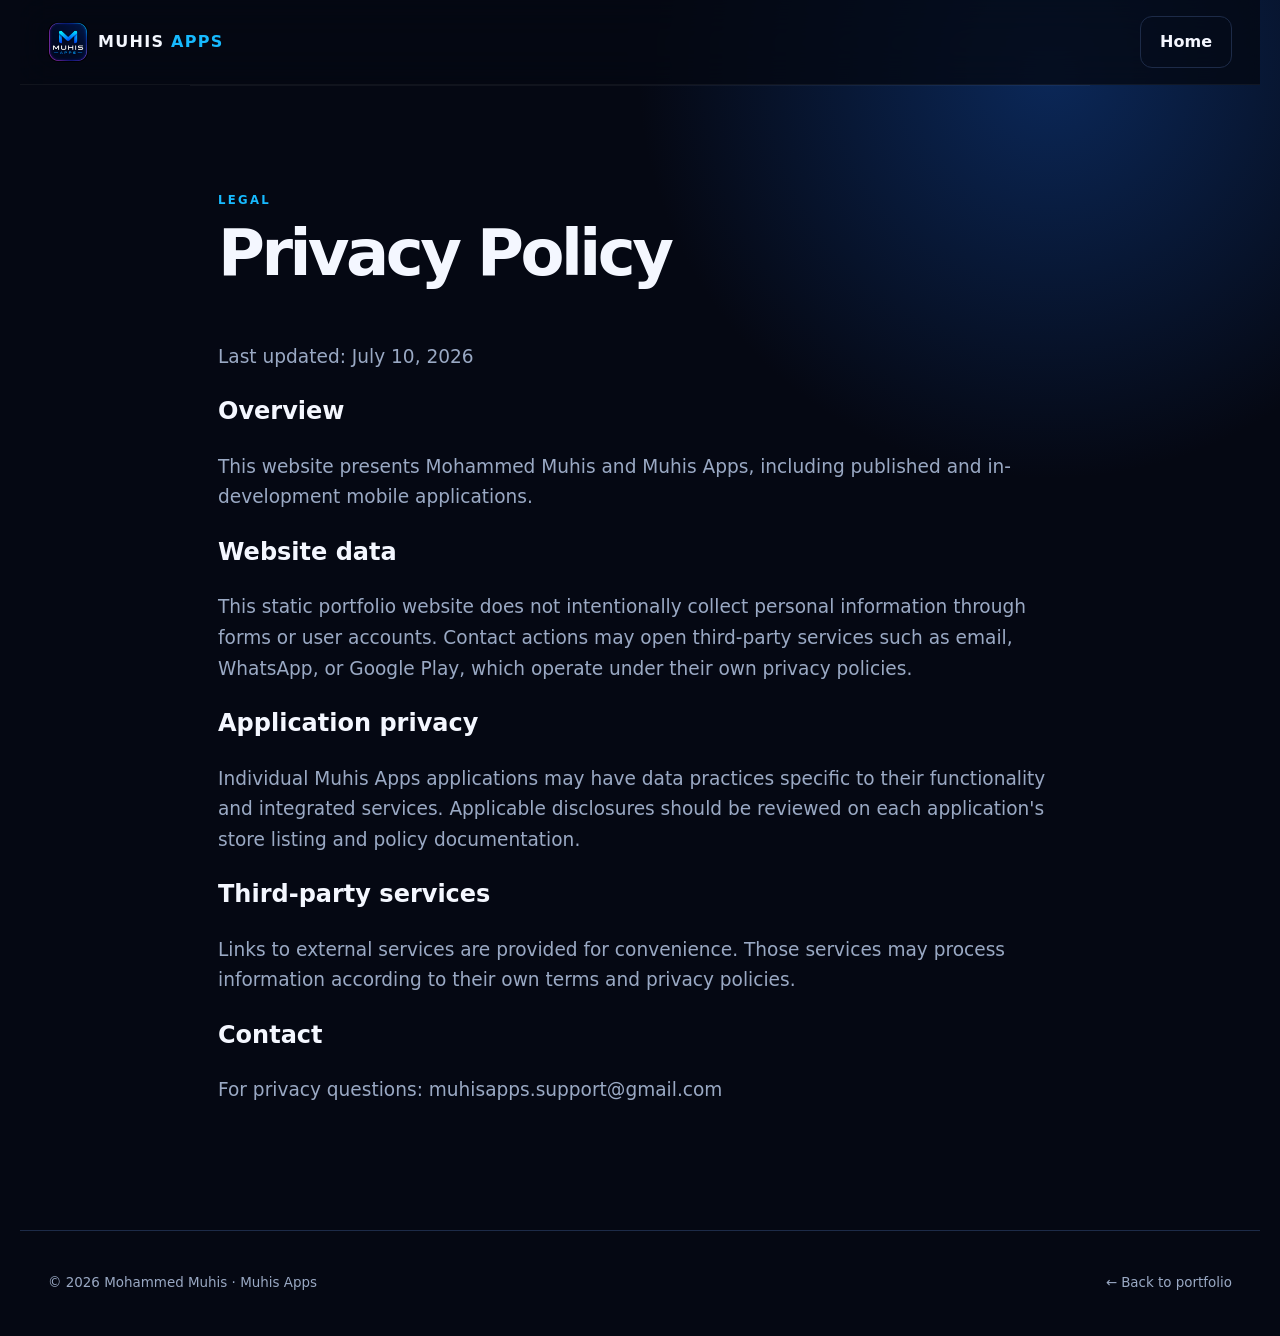
<file: privacy.html>
<!doctype html><html lang="en"><head><meta charset="utf-8"><meta name="viewport" content="width=device-width,initial-scale=1"><title>Privacy Policy | Muhis Apps</title><link rel="stylesheet" href="style.css"></head><body><header><a class="brand" href="index.html"><img src="assets/logo.png"><span>MUHIS <b>APPS</b></span></a><a class="btn" href="index.html">Home</a></header><main><section style="max-width:900px"><div class="heading" style="display:block"><p>LEGAL</p><h2>Privacy Policy</h2></div><div class="bio"><p>Last updated: July 10, 2026</p><h2>Overview</h2><p>This website presents Mohammed Muhis and Muhis Apps, including published and in-development mobile applications.</p><h2>Website data</h2><p>This static portfolio website does not intentionally collect personal information through forms or user accounts. Contact actions may open third-party services such as email, WhatsApp, or Google Play, which operate under their own privacy policies.</p><h2>Application privacy</h2><p>Individual Muhis Apps applications may have data practices specific to their functionality and integrated services. Applicable disclosures should be reviewed on each application's store listing and policy documentation.</p><h2>Third-party services</h2><p>Links to external services are provided for convenience. Those services may process information according to their own terms and privacy policies.</p><h2>Contact</h2><p>For privacy questions: muhisapps.support@gmail.com</p></div></section></main><footer><p>© 2026 Mohammed Muhis · Muhis Apps</p><a href="index.html">← Back to portfolio</a></footer></body></html>
</file>
<file: style.css>
:root {
  --bg: #050813;
  --panel: #0b1224;
  --line: #1d2b48;
  --text: #f4f7ff;
  --muted: #9aa9c4;
  --blue: #17baff;
  --violet: #7757ff;
}
* {
  box-sizing: border-box;
}
html {
  scroll-behavior: smooth;
}
body {
  margin: 0;
  background:
    radial-gradient(circle at 82% 5%, #0b2859 0, transparent 25%), var(--bg);
  color: var(--text);
  font-family:
    Inter,
    system-ui,
    -apple-system,
    "Segoe UI",
    Arial,
    sans-serif;
  line-height: 1.65;
}
a {
  text-decoration: none;
  color: inherit;
}
header,
section,
footer {
  max-width: 1240px;
  margin: auto;
}
header {
  position: sticky;
  top: 0;
  z-index: 20;
  display: flex;
  align-items: center;
  justify-content: space-between;
  padding: 16px 28px;
  background: #050813c9;
  backdrop-filter: blur(18px);
  border-bottom: 1px solid #ffffff0d;
}
.brand {
  display: flex;
  align-items: center;
  gap: 10px;
  font-weight: 850;
  letter-spacing: 0.08em;
}
.brand img {
  width: 40px;
  height: 40px;
  border-radius: 10px;
  object-fit: cover;
}
.brand b,
.heading p,
.over {
  color: var(--blue);
}
nav {
  display: flex;
  gap: 24px;
  color: var(--muted);
  font-size: 0.9rem;
}
nav a:hover {
  color: white;
}
#lang {
  background: #0d162a;
  color: white;
  border: 1px solid var(--line);
  border-radius: 10px;
  padding: 9px 14px;
  cursor: pointer;
}
.hero {
  min-height: 780px;
  display: grid;
  grid-template-columns: 1.08fr 0.92fr;
  align-items: center;
  gap: 60px;
  padding: 70px 28px 110px;
}
.pill {
  display: inline-block;
  border: 1px solid var(--line);
  background: #0b1326;
  padding: 7px 13px;
  border-radius: 999px;
  color: #a8b5ca;
  font-size: 0.8rem;
}
.over {
  font-size: 0.76rem;
  letter-spacing: 0.22em;
  font-weight: 850;
  margin: 28px 0 10px;
}
.hero h1 {
  font-size: clamp(4.4rem, 8vw, 7.5rem);
  line-height: 0.84;
  letter-spacing: -0.075em;
  margin: 0;
}
.hero h1 em {
  font-style: normal;
  background: linear-gradient(90deg, var(--blue), var(--violet));
  -webkit-background-clip: text;
  color: transparent;
}
.hero h2 {
  font-size: 1.35rem;
  font-weight: 500;
  color: #d0d9e9;
  margin: 28px 0 10px;
}
.lead,
.muted,
.bio p,
.grid p,
.coming p,
.timeline p,
.contactbox > p {
  color: var(--muted);
}
.lead {
  max-width: 650px;
  font-size: 1.08rem;
}
.actions {
  display: flex;
  gap: 12px;
  flex-wrap: wrap;
  margin-top: 28px;
}
.btn {
  display: inline-flex;
  padding: 12px 19px;
  border: 1px solid var(--line);
  border-radius: 12px;
  font-weight: 750;
}
.main {
  border: 0;
  background: linear-gradient(120deg, var(--blue), var(--violet));
}
.wa {
  background: #13281e;
  border-color: #28563b;
}
.tags {
  display: flex;
  gap: 8px;
  flex-wrap: wrap;
  margin-top: 25px;
}
.tags span {
  border: 1px solid var(--line);
  background: #0a1121;
  border-radius: 999px;
  padding: 5px 10px;
  font-size: 0.78rem;
  color: #a9b7cf;
}
.visual {
  position: relative;
  min-height: 610px;
  display: grid;
  place-items: center;
}
.portrait {
  width: min(420px, 90%);
  aspect-ratio: 4/5;
  border-radius: 220px 220px 38px 38px;
  overflow: hidden;
  border: 1px solid #315181;
  background: #112d5b;
  box-shadow: 0 0 90px #177cff24;
}
.portrait img {
  width: 100%;
  height: 100%;
  object-fit: cover;
  object-position: center top;
}
.ring {
  position: absolute;
  width: 580px;
  height: 380px;
  border: 1px solid #1abaff35;
  border-radius: 50%;
  transform: rotate(-20deg);
}
.stat {
  position: absolute;
  background: #0b1427e8;
  border: 1px solid #2a3d61;
  border-radius: 15px;
  padding: 12px 16px;
  display: flex;
  flex-direction: column;
}
.stat b {
  color: #2ee7e7;
  font-size: 1.3rem;
}
.stat span {
  color: var(--muted);
  font-size: 0.75rem;
}
.s1 {
  left: 0;
  bottom: 120px;
}
.s2 {
  right: 0;
  top: 130px;
}
section {
  padding: 105px 28px;
  border-top: 1px solid #ffffff0c;
}
.heading {
  display: grid;
  grid-template-columns: 100px 1fr;
  margin-bottom: 55px;
}
.heading small {
  color: #4d5b73;
  font-family: monospace;
}
.heading p {
  font-size: 0.73rem;
  letter-spacing: 0.2em;
  font-weight: 850;
  margin: 0;
}
.heading h2 {
  font-size: clamp(2.6rem, 5vw, 4.8rem);
  line-height: 1.03;
  letter-spacing: -0.055em;
  margin: 10px 0;
}
.two {
  display: grid;
  grid-template-columns: 1fr 1fr;
  gap: 65px;
}
.bio p {
  font-size: 1.16rem;
}
.facts {
  display: grid;
  grid-template-columns: 1fr 1fr;
  gap: 12px;
}
.facts article,
.grid article {
  background: linear-gradient(145deg, #0c1529, #080e1b);
  border: 1px solid var(--line);
  border-radius: 18px;
  padding: 24px;
}
.facts b,
.facts span {
  display: block;
}
.facts span {
  color: var(--muted);
  font-size: 0.8rem;
  margin-top: 5px;
}
.grid {
  display: grid;
  grid-template-columns: repeat(3, 1fr);
  gap: 14px;
}
.grid article {
  min-height: 180px;
  transition: 0.25s;
}
.grid article:hover {
  transform: translateY(-5px);
  border-color: #3566a9;
}
.grid b {
  font-size: 1.35rem;
}
.product {
  display: grid;
  grid-template-columns: 0.86fr 1.14fr;
  gap: 38px;
  background: linear-gradient(145deg, #0d1630, #080e1c);
  border: 1px solid #26385b;
  border-radius: 26px;
  padding: 30px;
}
.apphead {
  display: flex;
  gap: 17px;
  align-items: center;
}
.apphead img {
  width: 86px;
  height: 86px;
  border-radius: 20px;
  object-fit: cover;
}
.apphead h3,
.coming h3 {
  font-size: 2.1rem;
  margin: 2px 0;
}
.apphead p {
  margin: 0;
  color: var(--muted);
}
.live,
.coming span {
  font-size: 0.68rem;
  letter-spacing: 0.14em;
  font-weight: 850;
  color: #46e59b;
}
.gallery img {
  width: 100%;
  border-radius: 16px;
  border: 1px solid #2c3d63;
  box-shadow: 0 20px 55px #0008;
}
.dots {
  text-align: center;
  margin-top: 12px;
}
.dots button {
  width: 8px;
  height: 8px;
  padding: 0;
  border: 0;
  border-radius: 50%;
  background: #45516a;
  margin: 4px;
}
.dots button.active {
  background: var(--blue);
  transform: scale(1.4);
}
.coming {
  margin-top: 18px;
  border: 1px dashed #2a3d61;
  border-radius: 22px;
  padding: 28px;
  display: flex;
  align-items: center;
  justify-content: space-between;
}
.coming span {
  color: #b693ff;
}
.coming strong {
  font-size: 5rem;
  color: var(--violet);
}
.timeline {
  border-left: 1px solid #2b3d60;
  margin-left: 100px;
}
.timeline article {
  display: grid;
  grid-template-columns: 100px 1fr;
  gap: 25px;
  padding: 0 0 50px 35px;
  position: relative;
}
.timeline article:before {
  content: "";
  position: absolute;
  left: -6px;
  top: 8px;
  width: 11px;
  height: 11px;
  border-radius: 50%;
  background: var(--blue);
  box-shadow: 0 0 18px var(--blue);
}
.timeline time {
  color: var(--blue);
  font-family: monospace;
}
.timeline h3 {
  margin: 0;
  font-size: 1.35rem;
}
.contactbox {
  text-align: center;
  padding: 70px 28px;
  border: 1px solid #293d63;
  border-radius: 28px;
  background:
    radial-gradient(circle at 50% 0, #15305f, transparent 48%), #09101f;
}
.contactbox h2 {
  font-size: clamp(2.8rem, 6vw, 5.3rem);
  line-height: 1;
  letter-spacing: -0.06em;
  margin: 15px 0;
}
.contactbox > p {
  max-width: 650px;
  margin-left: auto;
  margin-right: auto;
}
.center {
  justify-content: center;
}
.mail {
  display: block;
  margin-top: 24px;
  color: #91a4c5;
}
footer {
  border-top: 1px solid var(--line);
  padding: 28px;
  display: flex;
  align-items: center;
  justify-content: space-between;
  color: var(--muted);
  font-size: 0.84rem;
}
footer > div:last-child {
  display: flex;
  gap: 18px;
}
.reveal {
  opacity: 0;
  transform: translateY(22px);
  transition: 0.7s;
}
.reveal.show {
  opacity: 1;
  transform: none;
}
html[dir="rtl"] .timeline {
  border-left: 0;
  border-right: 1px solid #2b3d60;
  margin-left: 0;
  margin-right: 100px;
}
html[dir="rtl"] .timeline article {
  padding-left: 0;
  padding-right: 35px;
}
html[dir="rtl"] .timeline article:before {
  left: auto;
  right: -6px;
}
@media (max-width: 900px) {
  nav {
    display: none;
  }
  .hero,
  .two,
  .product {
    grid-template-columns: 1fr;
  }
  .grid {
    grid-template-columns: 1fr 1fr;
  }
  .heading {
    grid-template-columns: 55px 1fr;
  }
  .timeline {
    margin-left: 10px !important;
    margin-right: 10px !important;
  }
  .stat {
    display: none;
  }
}
@media (max-width: 600px) {
  header {
    padding: 13px 18px;
  }
  .brand span {
    font-size: 0.75rem;
  }
  .hero {
    min-height: auto;
    padding: 45px 20px 75px;
  }
  .hero h1 {
    font-size: 4rem;
  }
  .visual {
    min-height: 460px;
  }
  .portrait {
    width: 330px;
  }
  .ring {
    display: none;
  }
  section {
    padding: 75px 20px;
  }
  .heading {
    display: block;
  }
  .grid,
  .facts {
    grid-template-columns: 1fr;
  }
  .product {
    padding: 17px;
  }
  .contactbox {
    padding: 48px 18px;
  }
  footer {
    flex-direction: column;
    align-items: flex-start;
    gap: 15px;
  }
  .gallery img {
    min-height: 180px;
    object-fit: cover;
  }
}

.product + .product {
  margin-top: 22px;
}
.app-group-label {
  margin: 4px 0 18px;
  color: #55e6a4;
  font-size: 0.74rem;
  font-weight: 850;
  letter-spacing: 0.16em;
}
.app-group-label.testing {
  margin-top: 58px;
  color: #67e8db;
}
.product .btn.main {
  margin-top: 22px;
}
.product .gallery {
  align-self: center;
}
.product-barcode {
  background:
    radial-gradient(circle at 90% 10%, #6943d733, transparent 32%),
    linear-gradient(145deg, #0d1630, #080e1c);
}
.product-barcode .apphead img {
  background: #0e1a32;
}
.product-barcode .gallery img {
  background: #08101f;
}

.product-barcode .gallery img.compact-shot {
  display: block;
  width: min(52%, 290px);
  max-height: 520px;
  min-height: 0;
  margin: 0 auto;
  object-fit: contain;
  box-shadow: 0 16px 40px #0006;
}
@media (max-width: 600px) {
  .product-barcode .gallery img.compact-shot {
    width: min(62%, 240px);
  }
}

.product-barcode .gallery-frame {
  width: 100%;
  aspect-ratio: 1024/500;
  display: grid;
  place-items: center;
  overflow: hidden;
  border-radius: 16px;
}
.product-barcode .gallery-frame img {
  display: block;
  width: 100%;
  height: 100%;
  min-height: 0;
  margin: 0;
  object-fit: cover;
}
.product-barcode .gallery-frame img.compact-shot {
  width: auto;
  height: 96%;
  max-width: 54%;
  max-height: 96%;
  min-height: 0;
  margin: 0;
  object-fit: contain;
  box-shadow: 0 18px 48px #0008;
}
@media (max-width: 600px) {
  .product-barcode .gallery-frame img.compact-shot {
    width: auto;
    height: 92%;
    max-width: 55%;
    max-height: 92%;
  }
}

.product-netq {
  background:
    radial-gradient(circle at 88% 12%, #13d8c833, transparent 34%),
    radial-gradient(circle at 58% 90%, #54e04a18, transparent 28%),
    linear-gradient(145deg, #0d1630, #080e1c);
}
.product-prolab {
  background:
    radial-gradient(circle at 88% 12%, #ff8a1830, transparent 34%),
    radial-gradient(circle at 58% 90%, #168cff20, transparent 28%),
    linear-gradient(145deg, #0d1630, #080e1c);
}
.product-prolab .apphead img {
  background: #eef8ff;
}
.product-prolab .gallery-frame {
  width: 100%;
  aspect-ratio: 1024/500;
  display: grid;
  place-items: center;
  overflow: hidden;
  border-radius: 16px;
  background: radial-gradient(
    circle at 50% 42%,
    #e8f6ff 0,
    #b9dff8 58%,
    #7eb9e5 100%
  );
  border: 1px solid #2c6fa0;
}
.product-prolab .gallery-frame img.compact-shot {
  display: block;
  width: auto;
  height: 96%;
  max-width: 54%;
  max-height: 96%;
  min-height: 0;
  margin: 0;
  object-fit: contain;
  border: 0;
  border-radius: 12px;
  box-shadow: 0 20px 55px #001b3f55;
}
.product-testing {
  background:
    radial-gradient(circle at 88% 12%, #27d8c127, transparent 34%),
    linear-gradient(145deg, #0d1630, #080e1c);
}
.product-masar {
  background:
    radial-gradient(circle at 88% 12%, #f5c54a24, transparent 34%),
    linear-gradient(145deg, #0d1630, #080e1c);
}
.product-science {
  background:
    radial-gradient(circle at 88% 12%, #4dd9aa2b, transparent 34%),
    radial-gradient(circle at 58% 90%, #7b61ff1d, transparent 28%),
    linear-gradient(145deg, #0d1630, #080e1c);
}

.product-science .gallery-frame,
.product-masar .gallery-frame {
  width: 100%;
  aspect-ratio: 1024/500;
  display: grid;
  place-items: center;
  overflow: hidden;
  border-radius: 16px;
  background: radial-gradient(circle at 50% 42%, #17395e 0, #08121f 58%, #050a12 100%);
  border: 1px solid #2c3d63;
}

.product-science .gallery-frame img,
.product-masar .gallery-frame img {
  display: block;
  width: auto;
  height: 96%;
  max-width: 54%;
  max-height: 96%;
  min-height: 0;
  margin: 0;
  object-fit: contain;
  border: 0;
  border-radius: 12px;
  box-shadow: 0 20px 55px #000b;
}

.test-preview {
  min-height: 390px;
  display: grid;
  place-items: center;
  align-content: center;
  gap: 18px;
  border: 1px solid #275267;
  border-radius: 18px;
  background: radial-gradient(
    circle at 50% 35%,
    #194963 0,
    #0a1726 52%,
    #060b15 100%
  );
  overflow: hidden;
}
.test-preview img {
  width: min(38%, 190px);
  aspect-ratio: 1;
  object-fit: cover;
  border-radius: 34px;
  box-shadow: 0 24px 60px #000a;
}
.test-preview span {
  color: #67e8db;
  font-size: 0.72rem;
  font-weight: 850;
  letter-spacing: 0.15em;
}
.test-preview code {
  max-width: 86%;
  overflow-wrap: anywhere;
  color: #9fb1cb;
  font-size: 0.74rem;
}
.product-netq .apphead img {
  background: #061921;
}
.pending-label {
  color: #67e8db;
}
.btn.pending {
  margin-top: 22px;
  color: #c8fff8;
  background: #0d2b2d;
  border-color: #287b74;
  cursor: default;
}
.product-netq .gallery-frame {
  width: 100%;
  aspect-ratio: 1024/500;
  display: grid;
  place-items: center;
  overflow: hidden;
  border-radius: 16px;
  background: radial-gradient(
    circle at 50% 42%,
    #17395e 0,
    #08121f 58%,
    #050a12 100%
  );
  border: 1px solid #234e55;
}
.product-netq .gallery-frame img.compact-shot {
  display: block;
  width: auto;
  height: 96%;
  max-width: 54%;
  max-height: 96%;
  min-height: 0;
  margin: 0;
  object-fit: contain;
  border: 0;
  border-radius: 12px;
  box-shadow: 0 20px 55px #000b;
}
@media (max-width: 600px) {
  .product-prolab .gallery-frame img.compact-shot {
    width: auto;
    height: 92%;
    max-width: 56%;
    max-height: 92%;
  }
  .product-science .gallery-frame img,
  .product-masar .gallery-frame img {
    height: 92%;
    max-width: 56%;
    max-height: 92%;
  }
  .test-preview {
    min-height: 300px;
  }
  .product-netq .gallery-frame img.compact-shot {
    width: auto;
    height: 92%;
    max-width: 56%;
    max-height: 92%;
  }
}
</file>
